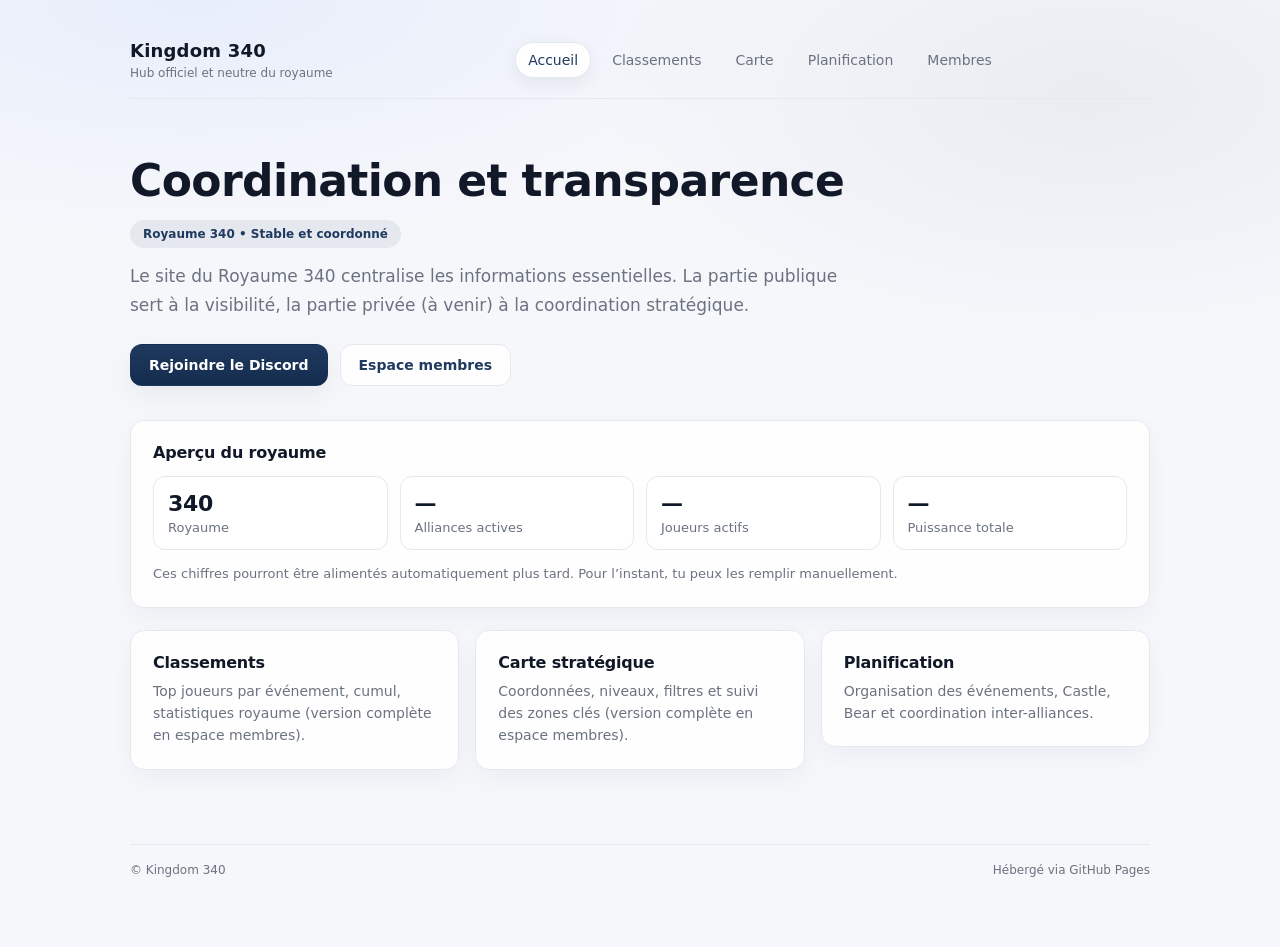
<file: index.html>
<!DOCTYPE html>
<html lang="fr">
<head>
  <meta charset="UTF-8">
  <meta name="viewport" content="width=device-width, initial-scale=1">
  <title>Kingdom 340</title>
  <link rel="stylesheet" href="css/styles.css">
</head>
<body>
  <div class="container">

    <nav class="navbar">
      <div class="brand">
        <div class="title">Kingdom 340</div>
        <div class="subtitle">Hub officiel et neutre du royaume</div>
      </div>

      <div class="navlinks">
        <a class="active" href="index.html">Accueil</a>
        <a href="classements.html">Classements</a>
        <a href="carte.html">Carte</a>
        <a href="planification.html">Planification</a>
        <a href="membres/index.html">Membres</a>
      </div>
    </nav>

    <section class="hero">
      <h1>Coordination et transparence</h1>
     <div style="margin-bottom:14px;">
      <span style="
        display:inline-block;
        padding:6px 12px;
        font-size:12px;
        font-weight:600;
        border-radius:999px;
        background:rgba(31,58,95,.08);
        color:var(--primary);
        border:1px solid var(--line);
      ">
    Royaume 340 • Stable et coordonné
  </span>
</div>
      <p>
        Le site du Royaume 340 centralise les informations essentielles.
        La partie publique sert à la visibilité, la partie privée (à venir) à la coordination stratégique.
      </p>

      <div class="actions">
        <a class="btn primary" href="#" id="discordLink">Rejoindre le Discord</a>
        <a class="btn secondary" href="membres/index.html">Espace membres</a>
      </div>
    </section>

<section class="stats">
  <div class="card">
    <h3 style="margin:0;">Aperçu du royaume</h3>

    <div class="statsGrid">
      <div class="statItem">
        <div class="statValue">340</div>
        <div class="statLabel">Royaume</div>
      </div>
      <div class="statItem">
        <div class="statValue">—</div>
        <div class="statLabel">Alliances actives</div>
      </div>
      <div class="statItem">
        <div class="statValue">—</div>
        <div class="statLabel">Joueurs actifs</div>
      </div>
      <div class="statItem">
        <div class="statValue">—</div>
        <div class="statLabel">Puissance totale</div>
      </div>
    </div>

    <p style="margin:14px 0 0; color:var(--muted); font-size:13px; line-height:1.6;">
      Ces chiffres pourront être alimentés automatiquement plus tard. Pour l’instant, tu peux les remplir manuellement.
    </p>
  </div>
</section>

<section class="grid">
  <a class="cardLink" href="classements.html">
    <div class="card">
      <h3>Classements</h3>
      <p>Top joueurs par événement, cumul, statistiques royaume (version complète en espace membres).</p>
    </div>
  </a>

  <a class="cardLink" href="carte.html">
    <div class="card">
      <h3>Carte stratégique</h3>
      <p>Coordonnées, niveaux, filtres et suivi des zones clés (version complète en espace membres).</p>
    </div>
  </a>

  <a class="cardLink" href="planification.html">
    <div class="card">
      <h3>Planification</h3>
      <p>Organisation des événements, Castle, Bear et coordination inter-alliances.</p>
    </div>
  </a>
</section>

    <footer>
      <div>© Kingdom 340</div>
      <div>Hébergé via GitHub Pages</div>
    </footer>

  </div>

  <script>
    document.getElementById("discordLink").href = "https://discord.gg/XNJX3MYj";
  </script>
</body>
</html>
</file>
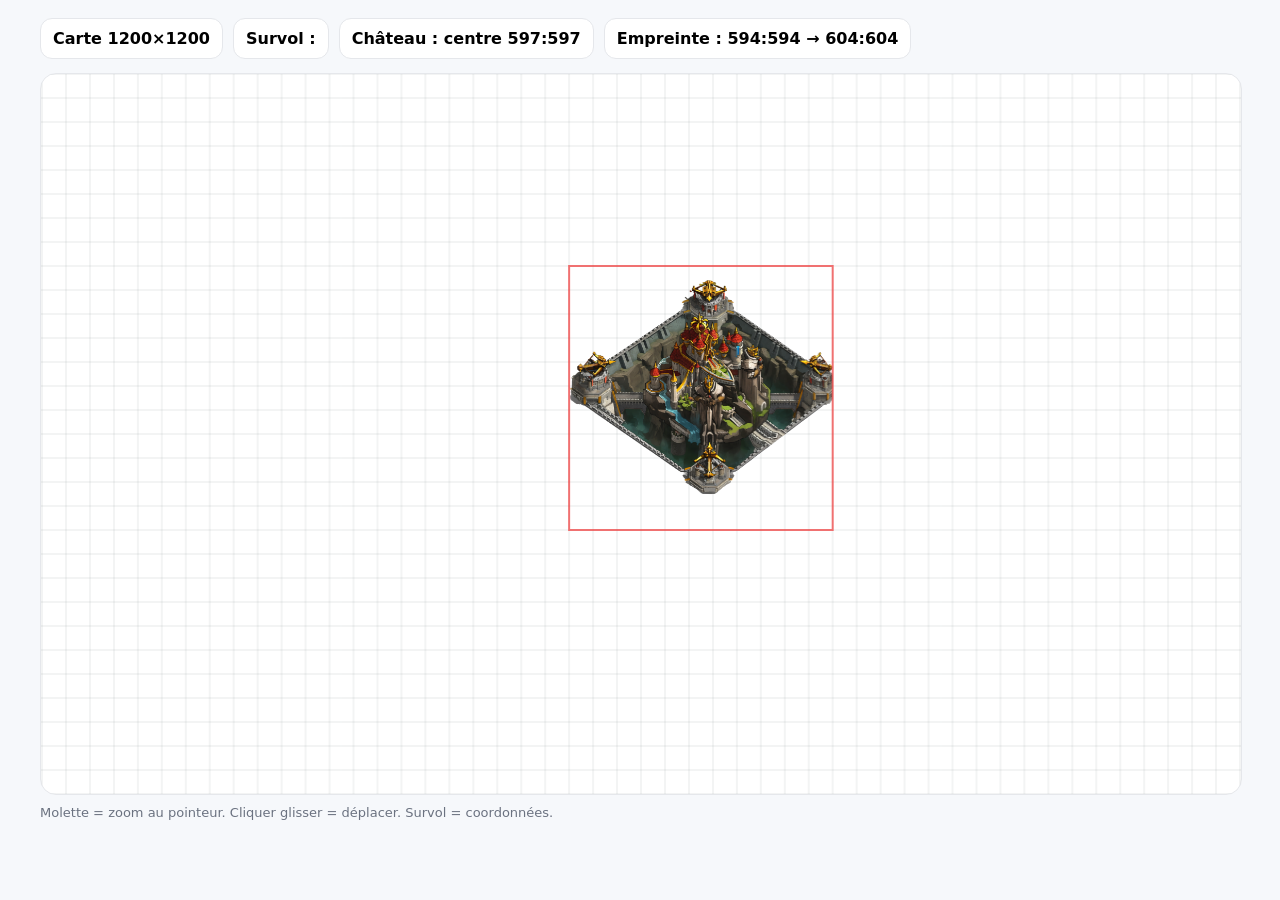
<file: carte.html>
<!DOCTYPE html>
<html lang="fr">
<head>
  <meta charset="UTF-8" />
  <meta name="viewport" content="width=device-width, initial-scale=1" />
  <title>Carte 1200×1200</title>
  <style>
    body{ margin:0; font-family:system-ui, Arial; background:#f6f8fb; }
    .wrap{ max-width:1200px; margin:0 auto; padding:18px; }
    .bar{ display:flex; gap:10px; flex-wrap:wrap; align-items:center; }
    .chip{ background:#fff; border:1px solid #e5e7eb; border-radius:12px; padding:10px 12px; font-weight:700; }
    canvas{
      width:100%;
      height:720px;
      display:block;
      background:#ffffff;
      border:1px solid #e5e7eb;
      border-radius:16px;
      margin-top:14px;
      cursor:grab;
    }
    .hint{ margin-top:10px; color:#6b7280; font-size:13px; }
  </style>
</head>
<body>
  <div class="wrap">
    <div class="bar">
      <div class="chip">Carte 1200×1200</div>
      <div class="chip" id="coord">Survol : </div>
      <div class="chip">Château : centre 597:597</div>
      <div class="chip">Empreinte : 594:594 → 604:604</div>
    </div>

    <canvas id="map"></canvas>
    <div class="hint">Molette = zoom au pointeur. Cliquer glisser = déplacer. Survol = coordonnées.</div>
  </div>

<script>
  var canvas = document.getElementById("map");
  var ctx = canvas.getContext("2d");
  var coordEl = document.getElementById("coord");

  var MAP_W = 1200;
  var MAP_H = 1200;
  var MAX_Y = 1199;

  var tileSize = 24;
  var zoom = 1;
  var MIN_ZOOM = 0.25;
  var MAX_ZOOM = 6;

  var panX = 0;
  var panY = 0;

  var dragging = false;
  var lastX = 0;
  var lastY = 0;

  var CASTLE_CENTER = { x:597, y:597 };
  var CASTLE_FOOTPRINT = { x1:594, y1:594, x2:604, y2:604 };

  var castleImg = new Image();
  var castleReady = false;
  castleImg.onload = function(){ castleReady = true; draw(); };
  castleImg.onerror = function(){ castleReady = false; draw(); };
  castleImg.src = "images/castle.png";

  function resizeCanvas(){
    canvas.width = Math.floor(canvas.getBoundingClientRect().width);
    canvas.height = 720;
  }

  function worldToScreen(x, y){
    var sx = panX + x * tileSize * zoom;
    var sy = panY + (MAX_Y - y) * tileSize * zoom;
    return { x:sx, y:sy };
  }

  function screenToWorld(sx, sy){
    var wx = (sx - panX) / (tileSize * zoom);
    var wy = (sy - panY) / (tileSize * zoom);
    var x = Math.floor(wx);
    var y = MAX_Y - Math.floor(wy);
    return { x:x, y:y };
  }

  function clamp(v, a, b){ return Math.max(a, Math.min(b, v)); }

  function centerOn(x, y){
    var sx = canvas.width/2;
    var sy = canvas.height/2;
    panX = sx - x * tileSize * zoom;
    panY = sy - (MAX_Y - y) * tileSize * zoom;
  }

  function init(){
    resizeCanvas();
    centerOn(CASTLE_CENTER.x, CASTLE_CENTER.y);
    draw();
  }

  function drawGrid(){
    ctx.save();

    var ts = tileSize * zoom;

    var x0 = Math.floor((-panX) / ts) - 1;
    var y0 = Math.floor((-panY) / ts) - 1;
    var x1 = Math.floor((canvas.width - panX) / ts) + 1;
    var y1 = Math.floor((canvas.height - panY) / ts) + 1;

    x0 = clamp(x0, 0, MAP_W-1);
    x1 = clamp(x1, 0, MAP_W-1);
    y0 = clamp(y0, 0, MAP_H-1);
    y1 = clamp(y1, 0, MAP_H-1);

    ctx.strokeStyle = "rgba(31,41,55,0.10)";
    ctx.lineWidth = 1;

    for(var x=x0; x<=x1; x++){
      var sx = panX + x * ts;
      ctx.beginPath();
      ctx.moveTo(sx, 0);
      ctx.lineTo(sx, canvas.height);
      ctx.stroke();
    }

    for(var yy=y0; yy<=y1; yy++){
      var sy = panY + yy * ts;
      ctx.beginPath();
      ctx.moveTo(0, sy);
      ctx.lineTo(canvas.width, sy);
      ctx.stroke();
    }

    ctx.restore();
  }

  function drawCastleFootprint(){
    var x1 = CASTLE_FOOTPRINT.x1;
    var y1 = CASTLE_FOOTPRINT.y1;
    var x2 = CASTLE_FOOTPRINT.x2;
    var y2 = CASTLE_FOOTPRINT.y2;

    var ts = tileSize * zoom;

    var topLeft = worldToScreen(x1, y2);
    var w = (x2 - x1 + 1) * ts;
    var h = (y2 - y1 + 1) * ts;

    if(castleReady){
      ctx.save();
      ctx.globalAlpha = 0.98;
      ctx.drawImage(castleImg, topLeft.x, topLeft.y, w, h);
      ctx.restore();
    }else{
      ctx.save();
      ctx.fillStyle = "rgba(245,158,11,0.20)";
      ctx.fillRect(topLeft.x, topLeft.y, w, h);
      ctx.restore();
    }

    ctx.save();
    ctx.strokeStyle = "rgba(239,68,68,0.75)";
    ctx.lineWidth = 2;
    ctx.strokeRect(topLeft.x, topLeft.y, w, h);
    ctx.restore();
  }

  function draw(){
    ctx.clearRect(0,0,canvas.width,canvas.height);
    drawGrid();
    drawCastleFootprint();
  }

  canvas.addEventListener("wheel", function(e){
    e.preventDefault();

    var rect = canvas.getBoundingClientRect();
    var mx = e.clientX - rect.left;
    var my = e.clientY - rect.top;

    var oldZoom = zoom;
    var factor = e.deltaY < 0 ? 1.15 : 0.87;
    var next = clamp(zoom * factor, MIN_ZOOM, MAX_ZOOM);
    if(next === zoom) return;

    var worldX = (mx - panX) / (tileSize * oldZoom);
    var worldY = (my - panY) / (tileSize * oldZoom);

    zoom = next;

    panX = mx - worldX * tileSize * zoom;
    panY = my - worldY * tileSize * zoom;

    draw();
  }, { passive:false });

  canvas.addEventListener("mousedown", function(e){
    dragging = true;
    lastX = e.clientX;
    lastY = e.clientY;
    canvas.style.cursor = "grabbing";
  });

  window.addEventListener("mouseup", function(){
    dragging = false;
    canvas.style.cursor = "grab";
  });

  window.addEventListener("mousemove", function(e){
    if(!dragging) return;
    panX += (e.clientX - lastX);
    panY += (e.clientY - lastY);
    lastX = e.clientX;
    lastY = e.clientY;
    draw();
  });

  canvas.addEventListener("mousemove", function(e){
    var rect = canvas.getBoundingClientRect();
    var mx = e.clientX - rect.left;
    var my = e.clientY - rect.top;
    var w = screenToWorld(mx, my);

    if(w.x >= 0 && w.x < MAP_W && w.y >= 0 && w.y < MAP_H){
      coordEl.textContent = "Survol : " + w.x + ":" + w.y;
    }else{
      coordEl.textContent = "Survol : ";
    }
  });

  window.addEventListener("resize", function(){
    resizeCanvas();
    draw();
  });

  init();
</script>
</body>
</html>
</file>
<file: css/styles.css>
:root{
  --primary:#1f3a5f;
  --accent:#3b82f6; /* bleu plus moderne et net */
  --bg:#f6f7fb;
  --text:#111827;
  --muted:#6b7280;
  --line:#e6e8ef;
  --card:#ffffff;

  --radius:14px;
  --shadow: 0 10px 30px rgba(17,24,39,.06);
  --shadow2: 0 12px 36px rgba(17,24,39,.10);
}

*{box-sizing:border-box}
html,body{margin:0;padding:0}
body{
  font-family: ui-sans-serif, system-ui, -apple-system, "Segoe UI", Roboto, Arial, sans-serif;
  background: radial-gradient(1000px 400px at 15% 0%, rgba(59,130,246,.08), transparent 60%),
              radial-gradient(900px 450px at 85% 10%, rgba(31,58,95,.06), transparent 55%),
              var(--bg);
  color:var(--text);
}

.container{
  max-width:1060px;
  margin:0 auto;
  padding:26px 20px 70px;
}

/* Navbar */
.navbar{
  position: relative;
  display:flex;
  align-items:center;
  justify-content:space-between;
  gap:18px;
  padding:14px 0 18px;
  border-bottom:1px solid var(--line);
}

.brand{
  display:flex;
  flex-direction:column;
  gap:5px;
  min-width:240px;
}
.brand .title{
  font-size:18px;
  font-weight:800;
  letter-spacing:.2px;
}
.brand .subtitle{
  font-size:12px;
  color:var(--muted);
}

.navlinks{
  display:flex;
  gap:8px;
  flex-wrap:wrap;
  justify-content:flex-end;
  align-items:center;
}
.navlinks a{
  text-decoration:none;
  color:var(--muted);
  font-size:14px;
  padding:9px 12px;
  border-radius:999px;
  border:1px solid transparent;
  transition:.15s ease;
}
.navlinks a:hover{
  background:rgba(255,255,255,.8);
  border-color:var(--line);
  color:var(--text);
}
.navlinks a.active{
  background:#ffffff;
  border-color:var(--line);
  color:var(--primary);
  box-shadow: 0 6px 18px rgba(17,24,39,.06);
}

/* Hero */
.hero{
  padding:56px 0 0;
}
.hero h1{
  font-size:44px;
  margin:0 0 14px;
  font-weight:900;
  letter-spacing:-.6px;
}
.hero p{
  margin:0;
  max-width:720px;
  color:var(--muted);
  font-size:17px;
  line-height:1.7;
}

/* Buttons */
.actions{
  margin-top:24px;
  display:flex;
  gap:12px;
  flex-wrap:wrap;
}

.btn{
  display:inline-flex;
  align-items:center;
  justify-content:center;
  padding:12px 18px;
  border-radius:12px;
  text-decoration:none;
  font-weight:800;
  font-size:14px;
  border:1px solid var(--line);
  transition:.15s ease;
}

.btn.primary{
  background:linear-gradient(180deg, var(--primary), #142c4e);
  border-color:transparent;
  color:#fff;
  box-shadow: var(--shadow);
}
.btn.primary:hover{
  transform: translateY(-1px);
  box-shadow: var(--shadow2);
}
.btn.secondary{
  background:rgba(255,255,255,.9);
  color:var(--primary);
}
.btn.secondary:hover{
  background:#ffffff;
  transform: translateY(-1px);
  box-shadow: var(--shadow);
}

/* Cards & grid */
.grid{
  margin-top:22px;
  display:grid;
  grid-template-columns:repeat(3,1fr);
  gap:16px;
}

.card{
  background:rgba(255,255,255,.85);
  border:1px solid var(--line);
  border-radius:var(--radius);
  padding:22px;
  box-shadow: 0 10px 26px rgba(17,24,39,.04);
}

.card h3{
  margin:0 0 8px;
  font-size:16px;
  letter-spacing:-.2px;
}

.card p{
  margin:0;
  color:var(--muted);
  font-size:14px;
  line-height:1.6;
}

/* Clickable cards */
.cardLink{
  text-decoration:none;
  color:inherit;
  display:block;
  transition:.15s ease;
}
.cardLink:hover{
  transform: translateY(-2px);
}
.cardLink:hover .card{
  box-shadow: 0 14px 34px rgba(17,24,39,.08);
}

/* Kingdom stats block */
.stats{
  margin-top:34px;
}
.statsGrid{
  display:grid;
  grid-template-columns:repeat(4,1fr);
  gap:12px;
  margin-top:14px;
}
.statItem{
  border:1px solid var(--line);
  border-radius:12px;
  padding:14px;
  background:rgba(255,255,255,.9);
}
.statValue{
  font-size:22px;
  font-weight:900;
  letter-spacing:-.3px;
}
.statLabel{
  color:var(--muted);
  font-size:13px;
  margin-top:4px;
}

/* Pages */
.pageTitle{
  margin:40px 0 10px;
  font-size:32px;
  font-weight:900;
  letter-spacing:-.4px;
}
.pageIntro{
  margin:0 0 26px;
  color:var(--muted);
  line-height:1.7;
  max-width:780px;
}

.notice{
  background:rgba(255,255,255,.9);
  border:1px dashed var(--line);
  border-radius:var(--radius);
  padding:18px;
  color:var(--muted);
}

/* Footer */
footer{
  margin-top:74px;
  padding-top:18px;
  border-top:1px solid var(--line);
  color:var(--muted);
  font-size:12px;
  display:flex;
  justify-content:space-between;
  flex-wrap:wrap;
  gap:10px;
}

/* Responsive */
@media (max-width: 980px){
  .grid{grid-template-columns:1fr}
  .statsGrid{grid-template-columns:1fr 1fr}
  .hero h1{font-size:36px}
  .brand{min-width:auto}
}
@media (max-width: 520px){
  .statsGrid{grid-template-columns:1fr}
}

.navbar::after{
  content:"";
  display:block;
  backdrop-filter: blur(6px)
  position:absolute;
  left:0;
  right:0;
  top:0;
  height:1px;
  background:linear-gradient(to right, transparent, rgba(31,58,95,.25), transparent);
}
.hero{
  animation: fadeInUp .6s ease;
}

@keyframes fadeInUp{
  from{
    opacity:0;
    transform: translateY(10px);
  }
  to{
    opacity:1;
    transform: translateY(0);
  }
}
</file>
